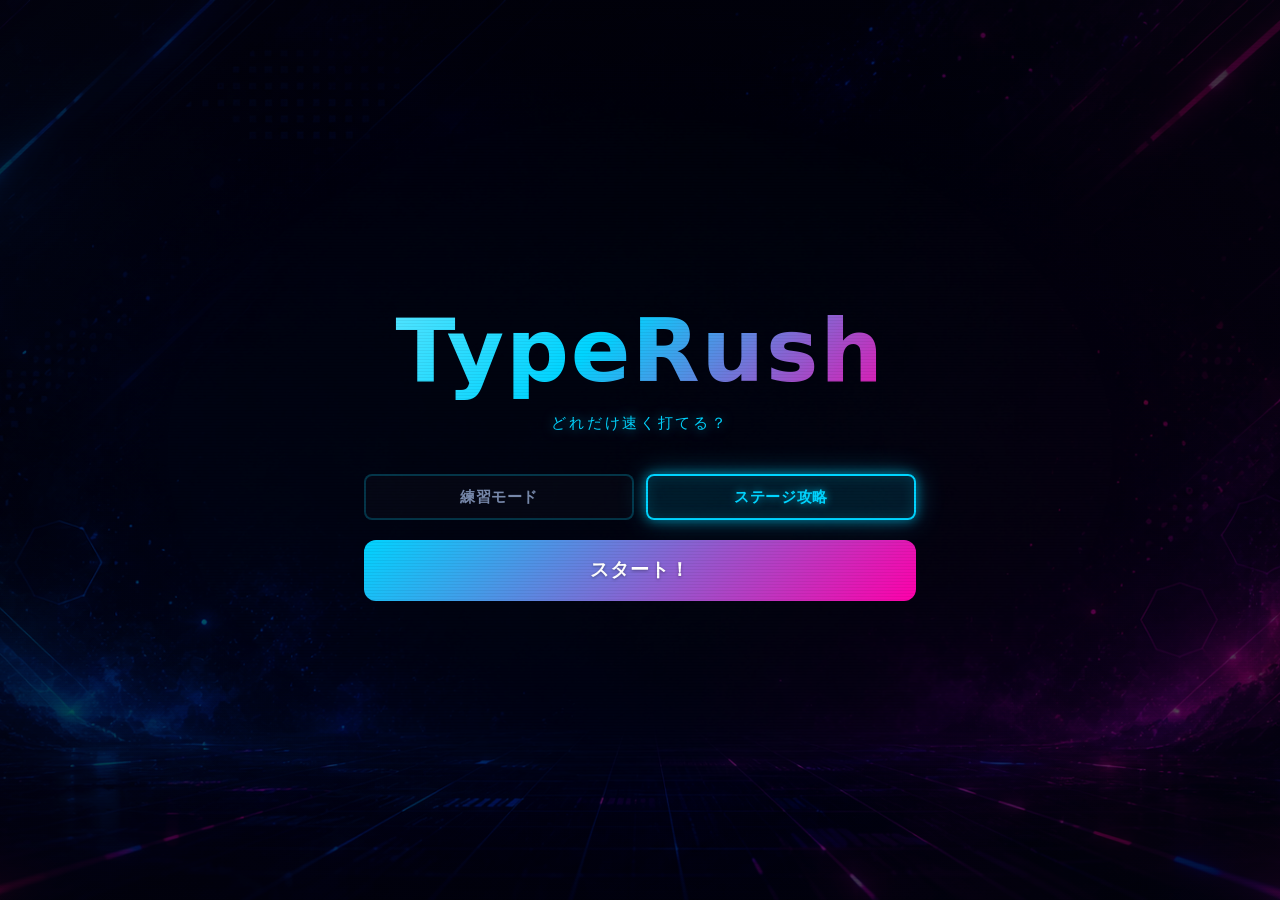
<file: index.html>
<!DOCTYPE html>
<html lang="ja">
<head>
  <meta http-equiv="Cache-Control" content="no-cache, no-store, must-revalidate">
  <meta http-equiv="Pragma" content="no-cache">
  <meta http-equiv="Expires" content="0">
  <meta charset="UTF-8">
  <meta name="viewport" content="width=device-width, initial-scale=1.0">
  <title>TypeRush - タイピングゲーム</title>
  <link rel="stylesheet" href="style.css">
</head>
<body>
  <main class="container">

    <!-- スタート画面 -->
    <section id="screen-start" class="screen active">
      <header class="start-header">
        <h1 class="title">TypeRush</h1>
        <p class="subtitle">どれだけ速く打てる？</p>
      </header>

      <div class="gametype-selector">
        <button class="gametype-btn" data-type="normal">練習モード</button>
        <button class="gametype-btn active" data-type="battle">ステージ攻略</button>
      </div>

      <div class="mode-selector" style="display:none">
        <h2 class="mode-label">モードを選択</h2>
        <div class="mode-buttons">
          <button class="mode-btn active" data-mode="rookie">Rookie</button>
          <button class="mode-btn" data-mode="fighter">Fighter</button>
          <button class="mode-btn" data-mode="veteran">Veteran</button>
          <button class="mode-btn" data-mode="elite">Elite</button>
          <button class="mode-btn" data-mode="legend">Legend</button>
        </div>
        <p class="mode-description" id="mode-description">やさしい文でウォームアップ！</p>
      </div>

      <button class="primary-btn" id="start-btn">スタート！</button>
    </section>

    <!-- ゲーム画面 -->
    <section id="screen-game" class="screen">
      <div class="game-header">
        <div class="stat-box" id="score-box">
          <span class="stat-label">SCORE</span>
          <span class="stat-value" id="score-value">0</span>
        </div>
        <div class="stage-indicator" id="stage-indicator" style="display:none">
          STAGE <span id="stage-value">1</span>
          <span class="diff-level-label"> / Lv.<span id="diff-level-value">1</span></span>
        </div>
        <button class="sound-btn" id="sound-btn">🔊</button>
        <button class="pause-btn" id="pause-btn">II</button>
      </div>

      <div class="hp-area" id="hp-area" style="display:none">
        <div class="hp-row">
          <span class="hp-label">敵</span>
          <div class="hp-bar-wrap"><div class="hp-bar hp-bar-enemy" id="enemy-hp-bar"></div></div>
          <span class="hp-value" id="enemy-hp-value">100</span>
        </div>
        <div class="hp-row">
          <span class="hp-label">自分</span>
          <div class="hp-bar-wrap"><div class="hp-bar hp-bar-player" id="player-hp-bar"></div></div>
          <span class="hp-value" id="player-hp-value">100</span>
        </div>
      </div>

      <div class="battle-extras" id="battle-extras" style="display:none">
        <div class="combo-row">
          <span class="combo-display" id="combo-display"></span>
        </div>
      </div>

      <div class="enemy-area" id="enemy-area" style="display:none">
        <div id="enemy-emoji">👾</div>
        <div id="enemy-name" class="enemy-name"></div>
      </div>

      <div class="center-content">
        <div class="word-area">
          <p class="current-word-ja" id="current-word-ja"></p>
          <p class="current-word" id="current-word"></p>
        </div>

        <div class="timer-bar-wrap">
          <div class="timer-bar" id="timer-bar"></div>
        </div>


      </div>

      <div class="input-area">
        <input
          type="text"
          id="typing-input"
          class="typing-input"
          inputmode="url"
          autocomplete="off"
          autocorrect="off"
          autocapitalize="off"
          spellcheck="false"
          placeholder="ここに入力..."
        >
      </div>
    </section>

    <!-- ポーズ画面 -->
    <section id="screen-pause" class="screen">
      <div class="pause-content">
        <h2 class="pause-title">一時停止</h2>
        <div class="pause-buttons">
          <button class="primary-btn" id="resume-btn">再開</button>
          <button class="secondary-btn" id="retry-btn">やり直し</button>
          <button class="secondary-btn" id="home-btn">ホームに戻る</button>
        </div>
      </div>
    </section>

    <!-- 結果画面 -->
    <section id="screen-result" class="screen">
      <div class="result-content">
        <h2 class="result-title">ゲーム終了！</h2>
        <div class="final-score">
          <span class="final-score-label">最終スコア</span>
          <span class="final-score-value" id="final-score-value">0</span>
          <span class="final-score-unit">語</span>
        </div>
        <div class="result-stats" id="result-stats"></div>
        <p class="result-message" id="result-message"></p>
        <p class="best-score-info" id="best-score-info"></p>
        <div class="battle-result" id="battle-result" style="display:none">
          <p class="reached-stage-info" id="reached-stage-info"></p>
          <p class="best-stage-info" id="best-stage-info"></p>
          <p class="battle-hp-summary" id="battle-hp-summary"></p>
        </div>
        <button class="primary-btn" id="restart-btn">もう一度遊ぶ</button>
      </div>
    </section>

  </main>

  <!-- カウントダウンオーバーレイ -->
  <div id="countdown-overlay" style="display:none">
    <span id="countdown-text"></span>
  </div>

  <!-- バトル演出オーバーレイ -->
  <div id="battle-flash"></div>
  <div id="battle-end-overlay" style="display:none">
    <span id="battle-end-text"></span>
  </div>

  <!-- データ定義は script.js より先に読み込む（順序を変えないこと） -->
  <script src="words.js"></script>
  <script src="enemies.js"></script>
  <script src="script.js"></script>
</body>
</html>
</file>
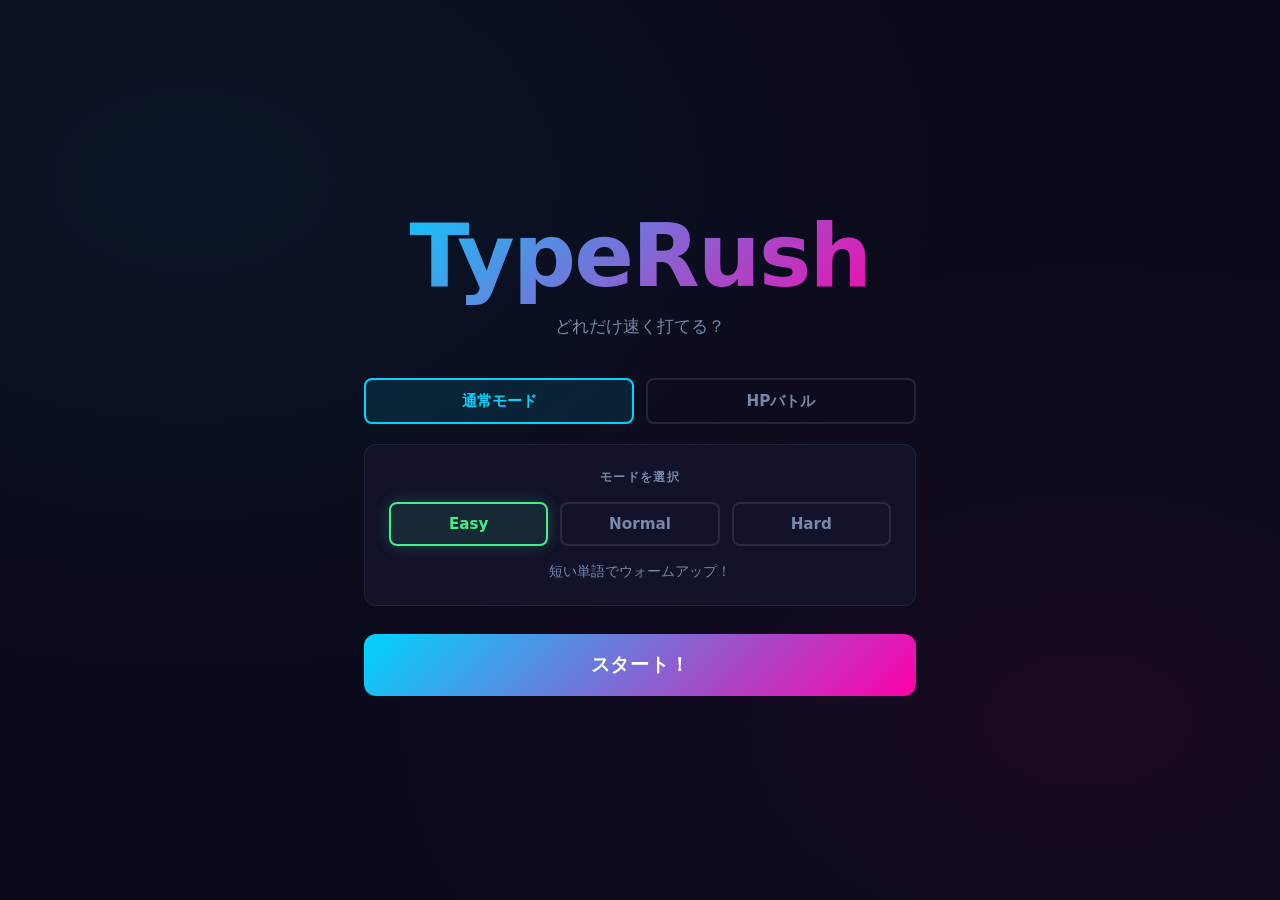
<file: backup_20260506_153842/index.html>
<!DOCTYPE html>
<html lang="ja">
<head>
  <meta http-equiv="Cache-Control" content="no-cache, no-store, must-revalidate">
  <meta http-equiv="Pragma" content="no-cache">
  <meta http-equiv="Expires" content="0">
  <meta charset="UTF-8">
  <meta name="viewport" content="width=device-width, initial-scale=1.0">
  <title>TypeRush - タイピングゲーム</title>
  <link rel="stylesheet" href="style.css">
</head>
<body>
  <main class="container">

    <!-- スタート画面 -->
    <section id="screen-start" class="screen active">
      <header class="start-header">
        <h1 class="title">TypeRush</h1>
        <p class="subtitle">どれだけ速く打てる？</p>
      </header>

      <div class="gametype-selector">
        <button class="gametype-btn active" data-type="normal">通常モード</button>
        <button class="gametype-btn" data-type="battle">HPバトル</button>
      </div>

      <div class="level-selector" id="level-selector" style="display:none">
        <div class="level-selector-header">
          <span class="mode-label" style="margin-bottom:0">レベルを選択</span>
          <span class="level-progress-text" id="level-progress"></span>
        </div>
        <div class="level-list" id="level-list"></div>
      </div>

      <div class="mode-selector">
        <h2 class="mode-label">モードを選択</h2>
        <div class="mode-buttons">
          <button class="mode-btn active" data-mode="easy">Easy</button>
          <button class="mode-btn" data-mode="normal">Normal</button>
          <button class="mode-btn" data-mode="hard">Hard</button>
        </div>
        <p class="mode-description" id="mode-description">短い単語でウォームアップ！</p>
      </div>

      <button class="primary-btn" id="start-btn">スタート！</button>
    </section>

    <!-- ゲーム画面 -->
    <section id="screen-game" class="screen">
      <div class="game-header">
        <div class="stat-box">
          <span class="stat-label">TIME</span>
          <span class="stat-value" id="timer-value">30</span>
        </div>
        <div class="stat-box">
          <span class="stat-label">SCORE</span>
          <span class="stat-value" id="score-value">0</span>
        </div>
        <button class="pause-btn" id="pause-btn">II</button>
      </div>

      <div class="hp-area" id="hp-area" style="display:none">
        <div class="hp-row">
          <span class="hp-label">あなた</span>
          <div class="hp-bar-wrap"><div class="hp-bar hp-bar-player" id="player-hp-bar"></div></div>
          <span class="hp-value" id="player-hp-value">100</span>
        </div>
        <div class="hp-row">
          <span class="hp-label" id="enemy-hp-label">てき</span>
          <div class="hp-bar-wrap"><div class="hp-bar hp-bar-enemy" id="enemy-hp-bar"></div></div>
          <span class="hp-value" id="enemy-hp-value">100</span>
        </div>
      </div>

      <div class="battle-extras" id="battle-extras" style="display:none">
        <div class="combo-row">
          <span class="combo-display" id="combo-display"></span>
        </div>
        <div class="special-row">
          <span class="special-label">必殺</span>
          <div class="special-gauge-wrap">
            <div class="special-gauge-bar" id="special-gauge-bar"></div>
          </div>
          <button class="special-btn" id="special-btn" disabled>必殺技！</button>
        </div>
      </div>

      <div class="enemy-area" id="enemy-area" style="display:none">👾</div>

      <div class="word-area">
        <p class="current-word-ja" id="current-word-ja"></p>
        <p class="current-word" id="current-word"></p>
      </div>

      <div class="input-area">
        <input
          type="text"
          id="typing-input"
          class="typing-input"
          inputmode="url"
          autocomplete="off"
          autocorrect="off"
          autocapitalize="off"
          spellcheck="false"
          placeholder="ここに入力..."
        >
      </div>
    </section>

    <!-- ポーズ画面 -->
    <section id="screen-pause" class="screen">
      <div class="pause-content">
        <h2 class="pause-title">一時停止</h2>
        <div class="pause-buttons">
          <button class="primary-btn" id="resume-btn">再開</button>
          <button class="secondary-btn" id="retry-btn">やり直し</button>
          <button class="secondary-btn" id="home-btn">ホームに戻る</button>
        </div>
      </div>
    </section>

    <!-- 結果画面 -->
    <section id="screen-result" class="screen">
      <div class="result-content">
        <h2 class="result-title">ゲーム終了！</h2>
        <div class="final-score">
          <span class="final-score-label">最終スコア</span>
          <span class="final-score-value" id="final-score-value">0</span>
          <span class="final-score-unit">語</span>
        </div>
        <p class="result-message" id="result-message"></p>
        <div class="battle-result" id="battle-result" style="display:none">
          <p class="level-clear-msg" id="level-clear-msg" style="display:none"></p>
          <p class="battle-enemy-info" id="battle-enemy-info"></p>
          <p class="battle-outcome" id="battle-outcome"></p>
          <p class="battle-hp-summary" id="battle-hp-summary"></p>
        </div>
        <button class="primary-btn" id="restart-btn">もう一度遊ぶ</button>
      </div>
    </section>

  </main>

  <!-- バトル演出オーバーレイ -->
  <div id="battle-flash"></div>
  <div id="special-flash"></div>
  <div id="phase2-msg" class="phase2-msg" style="display:none"></div>
  <div id="battle-end-overlay" style="display:none">
    <span id="battle-end-text"></span>
  </div>

  <script src="script.js"></script>
</body>
</html>
</file>
<file: style.css>
/* ================================
   Reset & Variables
================================ */
*, *::before, *::after {
  box-sizing: border-box;
  margin: 0;
  padding: 0;
}

:root {
  --bg: #0a0a1a;
  --surface: #12122a;
  --primary: #00d4ff;
  --secondary: #ff00aa;
  --accent: #ffcc00;
  --easy: #44ee88;
  --normal: #ffcc00;
  --hard: #ff4466;
  --text: #ffffff;
  --text-dim: #7788aa;
  --font: 'Segoe UI', system-ui, sans-serif;
  --mono: 'Consolas', 'Courier New', monospace;
  --radius: 0.75rem;
  /* ネオン発光（アーケード調）— box-shadow / text-shadow で使い回す */
  --glow-cyan: 0 0 12px rgba(0, 212, 255, 0.55), 0 0 28px rgba(0, 212, 255, 0.30);
  --glow-pink: 0 0 12px rgba(255, 0, 170, 0.55), 0 0 28px rgba(255, 0, 170, 0.30);
  --glow-gold: 0 0 12px rgba(255, 204, 0, 0.55), 0 0 26px rgba(255, 204, 0, 0.30);
}

/* ================================
   Base
================================ */
body {
  background-color: var(--bg);
  background-image: url('assets/background.png');
  background-size: cover;
  background-position: center;
  background-attachment: fixed;
  color: var(--text);
  font-family: var(--font);
  min-height: 100vh;
  display: flex;
  align-items: center;
  justify-content: center;
}

body::before {
  content: '';
  position: fixed;
  inset: 0;
  background: rgba(0, 0, 0, 0.58);
  pointer-events: none;
  z-index: 0;
}

/* アーケードCRT: 横スキャンライン + 周辺減光（ビネット）。クリックは透過 */
body::after {
  content: '';
  position: fixed;
  inset: 0;
  pointer-events: none;
  z-index: 2;
  background:
    repeating-linear-gradient(
      to bottom,
      rgba(0, 0, 0, 0)    0px,
      rgba(0, 0, 0, 0)    2px,
      rgba(0, 0, 0, 0.10) 3px
    ),
    radial-gradient(ellipse at center, rgba(0, 0, 0, 0) 52%, rgba(3, 3, 14, 0.55) 100%);
  background-size: 100% 3px, 100% 100%;
}

.container {
  width: 100%;
  max-width: 600px;
  padding: 1.5rem;
  position: relative;
  z-index: 1;
}

/* ================================
   Screen Transitions
================================ */
.screen {
  display: none;
  animation: fadeIn 0.35s ease;
}

.screen.active {
  display: block;
}

@keyframes fadeIn {
  from { opacity: 0; transform: translateY(12px); }
  to   { opacity: 1; transform: translateY(0); }
}

/* ================================
   Start Screen
================================ */
.start-header {
  text-align: center;
  margin-bottom: 2.5rem;
}

.title {
  font-size: clamp(3rem, 12vw, 5.5rem);
  font-weight: 900;
  letter-spacing: 0.02em;
  background: linear-gradient(135deg, #5fe6ff, var(--primary) 42%, var(--secondary));
  -webkit-background-clip: text;
  -webkit-text-fill-color: transparent;
  background-clip: text;
  animation: titleGlow 2.6s ease-in-out infinite;
}

@keyframes titleGlow {
  0%, 100% {
    filter: drop-shadow(0 0 14px rgba(0, 212, 255, 0.45))
            drop-shadow(0 0 26px rgba(255, 0, 170, 0.30));
  }
  50% {
    filter: drop-shadow(0 0 26px rgba(0, 212, 255, 0.75))
            drop-shadow(0 0 46px rgba(255, 0, 170, 0.55))
            brightness(1.12);
  }
}

.subtitle {
  color: var(--primary);
  font-size: 0.95rem;
  margin-top: 0.7rem;
  letter-spacing: 0.18em;
  text-shadow: var(--glow-cyan);
}

/* Game Type Selector */
.gametype-selector {
  display: flex;
  gap: 0.75rem;
  margin-bottom: 1.25rem;
}

.gametype-btn {
  flex: 1;
  padding: 0.65rem 0.5rem;
  background: rgba(255, 255, 255, 0.02);
  border: 2px solid rgba(0, 212, 255, 0.22);
  border-radius: 0.5rem;
  color: var(--text-dim);
  font-family: var(--font);
  font-size: 0.95rem;
  font-weight: 700;
  letter-spacing: 0.04em;
  cursor: pointer;
  transition: border-color 0.2s, color 0.2s, background 0.2s, box-shadow 0.2s, text-shadow 0.2s;
}

.gametype-btn:hover {
  color: var(--text);
  border-color: var(--primary);
  box-shadow: var(--glow-cyan);
}

.gametype-btn.active {
  border-color: var(--primary);
  color: var(--primary);
  background: rgba(0, 212, 255, 0.12);
  box-shadow: var(--glow-cyan), inset 0 0 14px rgba(0, 212, 255, 0.15);
  text-shadow: 0 0 8px rgba(0, 212, 255, 0.7);
}


/* Mode Selector */
.mode-selector {
  background: rgba(18, 18, 42, 0.6);
  border: 1px solid rgba(0, 212, 255, 0.18);
  border-radius: var(--radius);
  padding: 1.5rem;
  margin-bottom: 1.75rem;
  box-shadow: inset 0 0 20px rgba(0, 212, 255, 0.06);
  backdrop-filter: blur(4px);
}

.mode-label {
  font-size: 0.75rem;
  font-weight: 700;
  text-transform: uppercase;
  letter-spacing: 0.12em;
  color: var(--text-dim);
  text-align: center;
  margin-bottom: 1rem;
}

.mode-buttons {
  display: flex;
  flex-wrap: wrap;
  gap: 0.6rem;
  margin-bottom: 1rem;
  justify-content: center;
}

.mode-btn {
  flex: 1;
  padding: 0.7rem 0.5rem;
  background: transparent;
  border: 2px solid rgba(255, 255, 255, 0.1);
  border-radius: 0.5rem;
  color: var(--text-dim);
  font-family: var(--font);
  font-size: 0.95rem;
  font-weight: 700;
  cursor: pointer;
  transition: border-color 0.2s, color 0.2s, background 0.2s, box-shadow 0.2s;
}

.mode-btn:hover {
  border-color: var(--primary);
  color: var(--primary);
  box-shadow: var(--glow-cyan);
}

.mode-btn.active[data-mode="rookie"] {
  border-color: var(--easy);
  color: var(--easy);
  background: rgba(68, 238, 136, 0.12);
  box-shadow: 0 0 18px rgba(68, 238, 136, 0.55), inset 0 0 12px rgba(68, 238, 136, 0.15);
  text-shadow: 0 0 8px rgba(68, 238, 136, 0.7);
}

.mode-btn.active[data-mode="fighter"] {
  border-color: var(--primary);
  color: var(--primary);
  background: rgba(0, 212, 255, 0.12);
  box-shadow: 0 0 18px rgba(0, 212, 255, 0.55), inset 0 0 12px rgba(0, 212, 255, 0.15);
  text-shadow: 0 0 8px rgba(0, 212, 255, 0.7);
}

.mode-btn.active[data-mode="veteran"] {
  border-color: var(--normal);
  color: var(--normal);
  background: rgba(255, 204, 0, 0.12);
  box-shadow: 0 0 18px rgba(255, 204, 0, 0.55), inset 0 0 12px rgba(255, 204, 0, 0.15);
  text-shadow: 0 0 8px rgba(255, 204, 0, 0.7);
}

.mode-btn.active[data-mode="elite"] {
  border-color: var(--secondary);
  color: var(--secondary);
  background: rgba(255, 0, 170, 0.12);
  box-shadow: 0 0 18px rgba(255, 0, 170, 0.55), inset 0 0 12px rgba(255, 0, 170, 0.15);
  text-shadow: 0 0 8px rgba(255, 0, 170, 0.7);
}

.mode-btn.active[data-mode="legend"] {
  border-color: var(--hard);
  color: var(--hard);
  background: rgba(255, 68, 102, 0.12);
  box-shadow: 0 0 18px rgba(255, 68, 102, 0.55), inset 0 0 12px rgba(255, 68, 102, 0.15);
  text-shadow: 0 0 8px rgba(255, 68, 102, 0.7);
}

.mode-description {
  text-align: center;
  color: var(--text-dim);
  font-size: 0.9rem;
  min-height: 1.3em;
  transition: opacity 0.2s;
}

/* Primary Button (shared by Start and Restart) */
.primary-btn {
  display: block;
  width: 100%;
  padding: 1.1rem;
  background: linear-gradient(135deg, var(--primary), var(--secondary));
  border: none;
  border-radius: var(--radius);
  color: #fff;
  font-family: var(--font);
  font-size: 1.2rem;
  font-weight: 800;
  letter-spacing: 0.06em;
  text-shadow: 0 1px 3px rgba(0, 0, 0, 0.35);
  cursor: pointer;
  transition: transform 0.15s ease, box-shadow 0.15s ease;
  animation: btnPulse 2.2s ease-in-out infinite;
}

@keyframes btnPulse {
  0%, 100% { box-shadow: 0 0 18px rgba(0, 212, 255, 0.35), 0 0 38px rgba(255, 0, 170, 0.22); }
  50%      { box-shadow: 0 0 30px rgba(0, 212, 255, 0.6),  0 0 64px rgba(255, 0, 170, 0.42); }
}

.primary-btn:hover {
  transform: translateY(-2px) scale(1.012);
  box-shadow: 0 0 34px rgba(0, 212, 255, 0.7), 0 0 70px rgba(255, 0, 170, 0.45);
  animation: none;
}

.primary-btn:active {
  transform: translateY(0) scale(0.995);
  box-shadow: 0 0 16px rgba(0, 212, 255, 0.45);
  animation: none;
}

/* ================================
   Game Screen
================================ */

/* タイマーバー（カード底面に一体化） */
.timer-bar-wrap {
  width: 100%;
  height: 8px;
  background: rgba(0, 0, 0, 0.4);
  border-radius: 0 0 1.25rem 1.25rem;
  overflow: hidden;
}

.timer-bar {
  height: 100%;
  width: 100%;
  background: var(--primary);
  border-radius: 0;
  box-shadow: inset 0 1px 0 rgba(255, 255, 255, 0.4), inset 0 -2px 4px rgba(0, 0, 0, 0.25);
}

.timer-bar.warning {
  background: var(--hard);
}

.timer-bar-wrap:has(.timer-bar.warning) {
  animation: timerFlash 0.5s ease-in-out infinite alternate;
}

/* ゲーム画面 */
#screen-game.active {
  position: relative;
  min-height: calc(100vh - 3rem);
}

.game-header {
  display: flex;
  justify-content: space-between;
  gap: 1rem;
  margin-bottom: 1.5rem;
  flex-shrink: 0;
}

.sound-btn {
  align-self: center;
  padding: 0.4rem 0.6rem;
  background: transparent;
  border: 2px solid rgba(255, 255, 255, 0.15);
  border-radius: 0.5rem;
  font-size: 1.1rem;
  line-height: 1;
  cursor: pointer;
  transition: border-color 0.2s, opacity 0.2s;
  opacity: 0.6;
}

.sound-btn:hover { border-color: var(--primary); opacity: 1; box-shadow: var(--glow-cyan); }
.sound-btn.muted  { opacity: 0.35; }

.pause-btn {
  align-self: center;
  padding: 0.5rem 0.75rem;
  background: transparent;
  border: 2px solid rgba(255, 255, 255, 0.15);
  border-radius: 0.5rem;
  color: var(--text-dim);
  font-size: 1rem;
  font-weight: 900;
  letter-spacing: 0.1em;
  cursor: pointer;
  transition: border-color 0.2s, color 0.2s;
}

.pause-btn:hover {
  border-color: var(--primary);
  color: var(--primary);
  box-shadow: var(--glow-cyan);
}

.stat-box {
  flex: 1;
  display: flex;
  flex-direction: column;
  align-items: center;
  background: rgba(18, 18, 42, 0.6);
  border: 1px solid rgba(0, 212, 255, 0.2);
  border-radius: var(--radius);
  padding: 0.75rem 1rem;
  box-shadow: inset 0 0 16px rgba(0, 212, 255, 0.06);
}

.stat-label {
  font-size: 0.7rem;
  font-weight: 700;
  text-transform: uppercase;
  letter-spacing: 0.14em;
  color: var(--text-dim);
  margin-bottom: 0.2rem;
}

.stat-value {
  font-family: var(--mono);
  font-size: 2.75rem;
  font-weight: 900;
  line-height: 1;
}

@keyframes timerFlash {
  from { opacity: 1; }
  to   { opacity: 0.35; }
}

#score-value {
  color: var(--accent);
  text-shadow: var(--glow-gold);
}

/* お題エリア（画面下寄りに絶対配置） */
.center-content {
  position: absolute;
  top: 70%;
  left: 0;
  right: 0;
  transform: translateY(-50%);
  display: flex;
  flex-direction: column;
  align-items: center;
  gap: 0;
}

.stage-indicator {
  font-size: 0.85rem;
  font-weight: 900;
  letter-spacing: 0.12em;
  color: var(--primary);
  align-self: center;
  margin-left: auto;
  padding: 0.35rem 0.75rem;
  border: 1.5px solid rgba(0, 212, 255, 0.4);
  border-radius: 0.5rem;
  background: rgba(0, 212, 255, 0.08);
  box-shadow: var(--glow-cyan), inset 0 0 10px rgba(0, 212, 255, 0.1);
  text-shadow: 0 0 8px rgba(0, 212, 255, 0.7);
}

/* Word Display — カード型お題エリア */
.word-area {
  display: flex;
  flex-direction: column;
  align-items: center;
  justify-content: center;
  gap: 0.75rem;
  width: 100%;
  background: rgba(12, 12, 30, 0.78);
  border: 1.5px solid rgba(0, 212, 255, 0.4);
  border-bottom: none;
  border-radius: 1.25rem 1.25rem 0 0;
  padding: 1.5rem 1.5rem 1.25rem;
  box-shadow: 0 6px 36px rgba(0, 0, 0, 0.55), 0 0 24px rgba(0, 212, 255, 0.18), inset 0 1px 0 rgba(255, 255, 255, 0.1);
  backdrop-filter: blur(8px);
  animation: cardGlow 2.8s ease-in-out infinite;
}

@keyframes cardGlow {
  0%, 100% {
    border-color: rgba(0, 212, 255, 0.32);
    box-shadow: 0 6px 36px rgba(0, 0, 0, 0.55), 0 0 20px rgba(0, 212, 255, 0.14), inset 0 1px 0 rgba(255, 255, 255, 0.1);
  }
  50% {
    border-color: rgba(0, 212, 255, 0.6);
    box-shadow: 0 6px 36px rgba(0, 0, 0, 0.55), 0 0 36px rgba(0, 212, 255, 0.36), inset 0 1px 0 rgba(255, 255, 255, 0.12);
  }
}

/* ふりがな（最小） */
.current-word-ja ruby rt {
  font-size: 0.42em;
  color: var(--text-dim);
}

/* 漢字・日本語（最大） */
.current-word-ja {
  font-family: var(--font);
  font-size: clamp(1.6rem, 5vw, 2.4rem);
  font-weight: 700;
  color: var(--text);
  white-space: normal;
  overflow: visible;
  text-overflow: unset;
  max-width: 100%;
  text-align: center;
  line-height: 1.9;
  text-shadow: 0 2px 12px rgba(0, 0, 0, 0.5);
}

/* ローマ字（中くらい） */
.current-word {
  font-family: var(--mono);
  font-size: clamp(1rem, 2.8vw, 1.4rem);
  font-weight: 700;
  letter-spacing: 0.05em;
  color: var(--primary);
  white-space: normal;
  word-break: break-all;
  text-align: center;
  width: 100%;
  border-top: 1px solid rgba(255, 255, 255, 0.07);
  padding-top: 0.6rem;
  text-shadow: 0 0 8px rgba(0, 212, 255, 0.35);
}

.char-correct { color: var(--easy); text-shadow: 0 0 10px rgba(68, 238, 136, 0.85); }
.char-wrong   { color: var(--hard); text-shadow: 0 0 10px rgba(255, 68, 102, 0.9); }
.char-pending { color: rgba(200, 215, 235, 0.78); }

.current-word.anim-correct {
  animation: correctPop 0.28s ease forwards;
}

.current-word.anim-appear {
  animation: wordAppear 0.22s ease forwards;
}

@keyframes correctPop {
  0%   { transform: scale(1);    color: var(--easy); text-shadow: 0 0 10px rgba(68, 238, 136, 0.6); }
  45%  { transform: scale(1.22); color: #b6ffd2; text-shadow: 0 0 22px rgba(68, 238, 136, 1), 0 0 42px rgba(68, 238, 136, 0.7); }
  100% { transform: scale(1);    color: var(--easy); text-shadow: 0 0 10px rgba(68, 238, 136, 0.6); }
}

@keyframes wordAppear {
  from { opacity: 0; transform: translateY(-8px) scale(0.92); }
  to   { opacity: 1; transform: translateY(0)    scale(1); }
}

/* Typing Input */
.input-area {
  height: 0;
  overflow: hidden;
}

.typing-input {
  display: block;
  width: 100%;
  padding: 1rem 1.25rem;
  background: var(--surface);
  border: 2px solid rgba(255, 255, 255, 0.1);
  border-radius: var(--radius);
  color: var(--text);
  font-family: var(--mono);
  font-size: 1.5rem;
  text-align: center;
  outline: none;
  transition: border-color 0.2s, box-shadow 0.2s;
  ime-mode: inactive; /* 日本語IMEをデフォルト無効化 (非推奨だが主要ブラウザで有効) */
}

.typing-input:focus {
  border-color: var(--primary);
  box-shadow: 0 0 0 3px rgba(0, 212, 255, 0.15);
}

.typing-input.input-error {
  border-color: var(--hard);
  box-shadow: 0 0 0 3px rgba(255, 68, 102, 0.15);
}

.typing-input:disabled {
  opacity: 0.35;
  cursor: not-allowed;
}

/* ================================
   Result Screen
================================ */
.result-content {
  text-align: center;
  padding: 1.5rem 0;
}

.result-title {
  font-size: 2rem;
  font-weight: 900;
  background: linear-gradient(135deg, #5fe6ff, var(--primary) 42%, var(--secondary));
  -webkit-background-clip: text;
  -webkit-text-fill-color: transparent;
  background-clip: text;
  margin-bottom: 2rem;
  filter: drop-shadow(0 0 16px rgba(0, 212, 255, 0.5)) drop-shadow(0 0 30px rgba(255, 0, 170, 0.35));
}

.final-score {
  display: flex;
  flex-direction: column;
  align-items: center;
  margin-bottom: 1.25rem;
}

.final-score-label {
  font-size: 0.78rem;
  font-weight: 700;
  text-transform: uppercase;
  letter-spacing: 0.12em;
  color: var(--text-dim);
  margin-bottom: 0.4rem;
}

.final-score-value {
  font-family: var(--mono);
  font-size: clamp(4rem, 18vw, 6.5rem);
  font-weight: 900;
  color: var(--accent);
  line-height: 1;
  text-shadow: var(--glow-gold), 0 0 52px rgba(255, 204, 0, 0.4);
  animation: scorePopIn 0.5s cubic-bezier(0.34, 1.56, 0.64, 1);
}

@keyframes scorePopIn {
  from { transform: scale(0.3); opacity: 0; }
  to   { transform: scale(1);   opacity: 1; }
}

.final-score-unit {
  font-size: 1.4rem;
  color: var(--text-dim);
  margin-top: 0.2rem;
}

.result-message {
  font-size: 1.1rem;
  color: var(--text-dim);
  margin-bottom: 0.5rem;
  min-height: 1.5em;
}

.best-score-info {
  font-size: 1rem;
  color: var(--accent);
  margin-bottom: 2rem;
  min-height: 1.5em;
  text-shadow: var(--glow-gold);
}

.result-stats {
  display: flex;
  gap: 1rem;
  justify-content: center;
  flex-wrap: wrap;
  margin-bottom: 1rem;
}

.stat-pill {
  background: rgba(0, 212, 255, 0.06);
  border: 1px solid rgba(0, 212, 255, 0.3);
  border-radius: 2rem;
  padding: 0.35rem 1rem;
  font-size: 0.95rem;
  color: var(--text);
  box-shadow: inset 0 0 12px rgba(0, 212, 255, 0.08), 0 0 10px rgba(0, 212, 255, 0.15);
}

/* Result screen の primary-btn は幅を auto に */
#screen-result .primary-btn {
  width: auto;
  display: inline-block;
  padding: 1rem 3rem;
}

/* ================================
   HP Battle
================================ */
.hp-area {
  margin-bottom: 1.25rem;
  display: flex;
  flex-direction: column;
  gap: 0.5rem;
}

.hp-row {
  display: flex;
  align-items: center;
  gap: 0.6rem;
}

.hp-label {
  font-size: 0.75rem;
  font-weight: 700;
  color: var(--text-dim);
  width: 3rem;
  text-align: right;
  flex-shrink: 0;
}

.hp-bar-wrap {
  flex: 1;
  height: 14px;
  background: rgba(0, 0, 0, 0.45);
  border: 1px solid rgba(255, 255, 255, 0.12);
  border-radius: 7px;
  overflow: hidden;
  position: relative;
}

/* セグメント風の区切り線（アーケードのパワーバー調）。バーの上に重ねる */
.hp-bar-wrap::after {
  content: '';
  position: absolute;
  inset: 0;
  pointer-events: none;
  background: repeating-linear-gradient(
    to right,
    rgba(0, 0, 0, 0)    0,
    rgba(0, 0, 0, 0)    9px,
    rgba(0, 0, 0, 0.45) 9px,
    rgba(0, 0, 0, 0.45) 11px
  );
}

/* バーの色に応じた外側グロー（:has で wrap 側に出す。overflow:hidden でも自身の影は出る） */
.hp-bar-wrap:has(.hp-bar-player) { box-shadow: 0 0 10px rgba(68, 238, 136, 0.45); }
.hp-bar-wrap:has(.hp-bar-enemy)  { box-shadow: 0 0 10px rgba(255, 68, 102, 0.45); }

.hp-bar {
  height: 100%;
  border-radius: 6px;
  transition: width 0.2s ease;
  box-shadow: inset 0 1px 0 rgba(255, 255, 255, 0.45), inset 0 -3px 5px rgba(0, 0, 0, 0.25);
}

.hp-bar-player { background: linear-gradient(180deg, #7dffb5, var(--easy) 55%, #28b863); }
.hp-bar-enemy  { background: linear-gradient(180deg, #ff8298, var(--hard) 55%, #d22748); }

.hp-value {
  font-family: var(--mono);
  font-size: 0.85rem;
  font-weight: 700;
  color: var(--text);
  width: 2.2rem;
  text-align: right;
  flex-shrink: 0;
  text-shadow: 0 0 6px rgba(255, 255, 255, 0.3);
}

.battle-result {
  margin-bottom: 1.5rem;
}

.reached-stage-info {
  font-size: 1.6rem;
  font-weight: 900;
  color: var(--accent);
  margin-bottom: 0.3rem;
  text-shadow: var(--glow-gold);
}

.best-stage-info {
  font-size: 0.9rem;
  color: var(--text-dim);
  margin-bottom: 0.4rem;
}

.battle-hp-summary {
  font-size: 0.9rem;
  color: var(--text-dim);
}

/* Combo Display */
.battle-extras {
  margin-bottom: 0.75rem;
  display: flex;
  flex-direction: column;
  gap: 0.4rem;
}

.combo-row {
  text-align: center;
  min-height: 1.4rem;
}

.combo-display {
  font-family: var(--mono);
  font-size: 1.1rem;
  font-weight: 900;
  color: var(--accent);
  letter-spacing: 0.05em;
  display: inline-block;
  text-shadow: var(--glow-gold);
}

.combo-display.anim-combo-pop {
  animation: comboPop 0.3s ease;
}

@keyframes comboPop {
  0%   { transform: scale(1); }
  40%  { transform: scale(1.45); }
  100% { transform: scale(1); }
}

/* コンボ昇格（5連=ホット / 10連=ブレイズ） */
.combo-display.combo-hot {
  color: #ff8a00;
  text-shadow: 0 0 14px rgba(255, 138, 0, 0.9);
  font-size: 1.3rem;
}

.combo-display.combo-blaze {
  color: #ff3355;
  text-shadow: 0 0 18px rgba(255, 51, 85, 1), 0 0 34px rgba(255, 51, 85, 0.6);
  font-size: 1.5rem;
}



/* Enemy Character */
.enemy-area {
  text-align: center;
  margin-bottom: 0.5rem;
}

#enemy-emoji {
  font-size: 5rem;
  line-height: 1;
}

.enemy-name {
  font-size: 0.85rem;
  font-weight: 700;
  color: var(--text-dim);
  margin-top: 0.2rem;
}

.enemy-area.anim-enemy-hit {
  animation: enemyShake 0.35s ease;
}

@keyframes enemyShake {
  0%,100% { transform: translateX(0) rotate(0deg); }
  20%      { transform: translateX(-12px) rotate(-6deg); }
  40%      { transform: translateX(12px) rotate(6deg); }
  60%      { transform: translateX(-8px) rotate(-3deg); }
  80%      { transform: translateX(8px) rotate(3deg); }
}

.enemy-area.anim-enemy-defeat {
  animation: enemyDefeat 0.85s ease-out forwards;
}

@keyframes enemyDefeat {
  0%   { transform: translateX(0);    opacity: 1; }
  15%  { transform: translateX(-10px); opacity: 1; }
  30%  { transform: translateX(10px);  opacity: 1; }
  45%  { transform: translateX(-8px);  opacity: 0.75; }
  60%  { transform: translateX(6px);   opacity: 0.5; }
  80%  { transform: translateX(-4px);  opacity: 0.2; }
  100% { transform: translateX(0);    opacity: 0; }
}

.enemy-area.anim-enemy-appear {
  animation: enemyAppear 0.55s ease-out forwards;
}

@keyframes enemyAppear {
  0%   { opacity: 0; transform: translateY(-18px); }
  60%  { opacity: 1; transform: translateY(4px); }
  100% { opacity: 1; transform: translateY(0); }
}

/* Miss Flash */
#battle-flash {
  position: fixed;
  inset: 0;
  background: transparent;
  pointer-events: none;
  z-index: 100;
}

#battle-flash.anim-flash {
  animation: flashRed 0.4s ease forwards;
}

@keyframes flashRed {
  0%   { background: rgba(255, 68, 102, 0.35); }
  100% { background: rgba(255, 68, 102, 0); }
}

/* HP増減のフロート数字 */
.float-text {
  position: fixed;
  transform: translate(-50%, 0);
  font-family: var(--mono);
  font-size: 1.6rem;
  font-weight: 900;
  pointer-events: none;
  z-index: 150;
  text-shadow: 0 2px 6px rgba(0, 0, 0, 0.6);
  animation: floatUp 0.8s ease-out forwards;
}

.float-damage { color: var(--hard); }
.float-heal   { color: var(--easy); }
.float-hit    { color: var(--accent); font-size: 1.9rem; }

@keyframes floatUp {
  0%   { opacity: 0; transform: translate(-50%, 0)     scale(0.6); }
  20%  { opacity: 1; transform: translate(-50%, -10px) scale(1.15); }
  100% { opacity: 0; transform: translate(-50%, -52px) scale(1); }
}

/* ヒット粒子（spawnParticles が生成） */
.particle {
  position: fixed;
  border-radius: 50%;
  pointer-events: none;
  z-index: 140;
  transform: translate(-50%, -50%);
  box-shadow: 0 0 8px currentColor;
  animation: particleFly 0.6s ease-out forwards;
}

@keyframes particleFly {
  0%   { opacity: 1; transform: translate(-50%, -50%) translate(0, 0) scale(1); }
  100% { opacity: 0; transform: translate(-50%, -50%) translate(var(--dx), var(--dy)) scale(0.3); }
}

/* 画面シェイク（screenShake が .container に付与） */
.shake-light { animation: shakeLight 0.18s ease; }
.shake-mid   { animation: shakeMid   0.30s ease; }
.shake-hard  { animation: shakeHard  0.50s ease; }

@keyframes shakeLight {
  0%, 100% { transform: translate(0, 0); }
  30%      { transform: translate(-3px, 1px); }
  60%      { transform: translate(3px, -1px); }
  85%      { transform: translate(-2px, 1px); }
}

@keyframes shakeMid {
  0%, 100% { transform: translate(0, 0); }
  15%      { transform: translate(-6px, 2px); }
  35%      { transform: translate(6px, -2px); }
  55%      { transform: translate(-5px, 2px); }
  75%      { transform: translate(4px, -1px); }
}

@keyframes shakeHard {
  0%, 100% { transform: translate(0, 0) rotate(0); }
  12%      { transform: translate(-10px, 3px) rotate(-0.5deg); }
  28%      { transform: translate(10px, -3px) rotate(0.5deg); }
  44%      { transform: translate(-8px, 2px) rotate(-0.4deg); }
  60%      { transform: translate(8px, -2px) rotate(0.4deg); }
  78%      { transform: translate(-4px, 1px); }
}

/* Battle End Overlay */
#battle-end-overlay {
  position: fixed;
  inset: 0;
  display: flex;
  align-items: center;
  justify-content: center;
  background: rgba(8, 8, 20, 0.86);
  backdrop-filter: blur(3px);
  z-index: 200;
}

#battle-end-text {
  font-family: var(--font);
  font-size: clamp(3rem, 15vw, 6rem);
  font-weight: 900;
  letter-spacing: 0.04em;
  text-shadow: 0 0 24px currentColor, 0 0 52px currentColor;
  animation: endPopIn 0.5s cubic-bezier(0.34, 1.56, 0.64, 1);
}

@keyframes endPopIn {
  from { transform: scale(0.3); opacity: 0; }
  to   { transform: scale(1);   opacity: 1; }
}

/* ================================
   Pause Screen
================================ */
.pause-content {
  text-align: center;
  padding: 2rem 0;
}

.pause-title {
  font-size: 2rem;
  font-weight: 900;
  color: var(--text);
  margin-bottom: 2.5rem;
  letter-spacing: 0.08em;
  text-shadow: 0 0 18px rgba(0, 212, 255, 0.5);
}

.pause-buttons {
  display: flex;
  flex-direction: column;
  gap: 1rem;
}

.secondary-btn {
  display: block;
  width: 100%;
  padding: 1rem;
  background: rgba(18, 18, 42, 0.6);
  border: 2px solid rgba(0, 212, 255, 0.22);
  border-radius: var(--radius);
  color: var(--text);
  font-family: var(--font);
  font-size: 1.1rem;
  font-weight: 700;
  cursor: pointer;
  transition: border-color 0.2s, color 0.2s, box-shadow 0.2s;
}

.secondary-btn:hover {
  border-color: var(--primary);
  color: var(--primary);
  box-shadow: var(--glow-cyan);
}

/* ================================
   Countdown Overlay
================================ */
#countdown-overlay {
  position: fixed;
  inset: 0;
  align-items: center;
  justify-content: center;
  background: rgba(10, 10, 26, 0.72);
  backdrop-filter: blur(3px);
  z-index: 300;
}

#countdown-text {
  font-family: var(--font);
  font-size: clamp(4rem, 20vw, 8rem);
  font-weight: 900;
  color: var(--text);
  text-shadow: 0 0 28px rgba(0, 212, 255, 0.85), 0 0 56px rgba(0, 212, 255, 0.5);
}

#countdown-text.start {
  color: var(--easy);
  text-shadow: 0 0 30px rgba(68, 238, 136, 0.95), 0 0 64px rgba(68, 238, 136, 0.6);
}

@keyframes countdownPopKf {
  0%   { transform: scale(2); opacity: 0; }
  60%  { transform: scale(0.9); opacity: 1; }
  100% { transform: scale(1);  opacity: 1; }
}

.anim-countdown {
  animation: countdownPopKf 0.45s cubic-bezier(0.34, 1.56, 0.64, 1) forwards;
}


/* ================================
   Responsive
================================ */
@media (max-width: 480px) {
  .container {
    padding: 1rem;
  }

  .mode-buttons {
    flex-direction: column;
  }

  .stat-value {
    font-size: 2.1rem;
  }

  .typing-input {
    font-size: 1.25rem;
  }
}
</file>
<file: backup_20260506_153842/style.css>
/* ================================
   Reset & Variables
================================ */
*, *::before, *::after {
  box-sizing: border-box;
  margin: 0;
  padding: 0;
}

:root {
  --bg: #0a0a1a;
  --surface: #12122a;
  --primary: #00d4ff;
  --secondary: #ff00aa;
  --accent: #ffcc00;
  --easy: #44ee88;
  --normal: #ffcc00;
  --hard: #ff4466;
  --text: #ffffff;
  --text-dim: #7788aa;
  --font: 'Segoe UI', system-ui, sans-serif;
  --mono: 'Consolas', 'Courier New', monospace;
  --radius: 0.75rem;
}

/* ================================
   Base
================================ */
body {
  background-color: var(--bg);
  background-image:
    radial-gradient(ellipse at 15% 20%, rgba(0, 212, 255, 0.06) 0%, transparent 50%),
    radial-gradient(ellipse at 85% 80%, rgba(255, 0, 170, 0.06) 0%, transparent 50%);
  color: var(--text);
  font-family: var(--font);
  min-height: 100vh;
  display: flex;
  align-items: center;
  justify-content: center;
}

.container {
  width: 100%;
  max-width: 600px;
  padding: 1.5rem;
}

/* ================================
   Screen Transitions
================================ */
.screen {
  display: none;
  animation: fadeIn 0.35s ease;
}

.screen.active {
  display: block;
}

@keyframes fadeIn {
  from { opacity: 0; transform: translateY(12px); }
  to   { opacity: 1; transform: translateY(0); }
}

/* ================================
   Start Screen
================================ */
.start-header {
  text-align: center;
  margin-bottom: 2.5rem;
}

.title {
  font-size: clamp(3rem, 12vw, 5.5rem);
  font-weight: 900;
  letter-spacing: -0.02em;
  background: linear-gradient(135deg, var(--primary), var(--secondary));
  -webkit-background-clip: text;
  -webkit-text-fill-color: transparent;
  background-clip: text;
  animation: titleGlow 3s ease-in-out infinite;
}

@keyframes titleGlow {
  0%, 100% { filter: brightness(1); }
  50%       { filter: brightness(1.25); }
}

.subtitle {
  color: var(--text-dim);
  font-size: 1.05rem;
  margin-top: 0.5rem;
}

/* Game Type Selector */
.gametype-selector {
  display: flex;
  gap: 0.75rem;
  margin-bottom: 1.25rem;
}

.gametype-btn {
  flex: 1;
  padding: 0.65rem 0.5rem;
  background: transparent;
  border: 2px solid rgba(255, 255, 255, 0.1);
  border-radius: 0.5rem;
  color: var(--text-dim);
  font-family: var(--font);
  font-size: 0.95rem;
  font-weight: 700;
  cursor: pointer;
  transition: border-color 0.2s, color 0.2s, background 0.2s;
}

.gametype-btn.active {
  border-color: var(--primary);
  color: var(--primary);
  background: rgba(0, 212, 255, 0.1);
}

/* Level Selector */
.level-selector {
  background: var(--surface);
  border: 1px solid rgba(255, 255, 255, 0.07);
  border-radius: var(--radius);
  padding: 1rem 1.25rem 1.25rem;
  margin-bottom: 1rem;
}

.level-selector-header {
  display: flex;
  justify-content: space-between;
  align-items: center;
  margin-bottom: 0.75rem;
}

.level-progress-text {
  font-size: 0.75rem;
  font-weight: 700;
  color: var(--accent);
}

.level-list {
  display: flex;
  flex-direction: column;
  gap: 0.45rem;
  max-height: 210px;
  overflow-y: auto;
}

.level-card {
  display: flex;
  align-items: center;
  gap: 0.65rem;
  padding: 0.55rem 0.75rem;
  background: transparent;
  border: 2px solid rgba(255, 255, 255, 0.1);
  border-radius: 0.5rem;
  color: var(--text);
  font-family: var(--font);
  text-align: left;
  cursor: pointer;
  width: 100%;
  transition: border-color 0.2s, background 0.2s;
}

.level-card:hover:not(.locked) {
  border-color: var(--primary);
}

.level-card.active {
  border-color: var(--secondary);
  background: rgba(255, 0, 170, 0.1);
}

.level-card.locked {
  opacity: 0.4;
  cursor: not-allowed;
}

.lv-badge {
  font-size: 0.68rem;
  font-weight: 900;
  color: var(--text-dim);
  min-width: 2.6rem;
}

.lv-emoji {
  font-size: 1.3rem;
  line-height: 1;
}

.lv-name {
  font-weight: 700;
  font-size: 0.9rem;
  flex: 1;
}

.lv-desc {
  font-size: 0.72rem;
  color: var(--text-dim);
}

.level-clear-msg {
  font-size: 1rem;
  font-weight: 700;
  color: var(--accent);
  margin-bottom: 0.5rem;
}

/* Mode Selector */
.mode-selector {
  background: var(--surface);
  border: 1px solid rgba(255, 255, 255, 0.07);
  border-radius: var(--radius);
  padding: 1.5rem;
  margin-bottom: 1.75rem;
}

.mode-label {
  font-size: 0.75rem;
  font-weight: 700;
  text-transform: uppercase;
  letter-spacing: 0.12em;
  color: var(--text-dim);
  text-align: center;
  margin-bottom: 1rem;
}

.mode-buttons {
  display: flex;
  gap: 0.75rem;
  margin-bottom: 1rem;
}

.mode-btn {
  flex: 1;
  padding: 0.7rem 0.5rem;
  background: transparent;
  border: 2px solid rgba(255, 255, 255, 0.1);
  border-radius: 0.5rem;
  color: var(--text-dim);
  font-family: var(--font);
  font-size: 0.95rem;
  font-weight: 700;
  cursor: pointer;
  transition: border-color 0.2s, color 0.2s, background 0.2s, box-shadow 0.2s;
}

.mode-btn:hover {
  border-color: var(--primary);
  color: var(--primary);
}

.mode-btn.active[data-mode="easy"] {
  border-color: var(--easy);
  color: var(--easy);
  background: rgba(68, 238, 136, 0.1);
  box-shadow: 0 0 14px rgba(68, 238, 136, 0.25);
}

.mode-btn.active[data-mode="normal"] {
  border-color: var(--normal);
  color: var(--normal);
  background: rgba(255, 204, 0, 0.1);
  box-shadow: 0 0 14px rgba(255, 204, 0, 0.25);
}

.mode-btn.active[data-mode="hard"] {
  border-color: var(--hard);
  color: var(--hard);
  background: rgba(255, 68, 102, 0.1);
  box-shadow: 0 0 14px rgba(255, 68, 102, 0.25);
}

.mode-description {
  text-align: center;
  color: var(--text-dim);
  font-size: 0.9rem;
  min-height: 1.3em;
  transition: opacity 0.2s;
}

/* Primary Button (shared by Start and Restart) */
.primary-btn {
  display: block;
  width: 100%;
  padding: 1.1rem;
  background: linear-gradient(135deg, var(--primary), var(--secondary));
  border: none;
  border-radius: var(--radius);
  color: #fff;
  font-family: var(--font);
  font-size: 1.2rem;
  font-weight: 800;
  letter-spacing: 0.04em;
  cursor: pointer;
  transition: transform 0.15s ease, box-shadow 0.15s ease;
}

.primary-btn:hover {
  transform: translateY(-2px);
  box-shadow: 0 10px 28px rgba(0, 212, 255, 0.3);
}

.primary-btn:active {
  transform: translateY(0);
  box-shadow: none;
}

/* ================================
   Game Screen
================================ */
.game-header {
  display: flex;
  justify-content: space-between;
  gap: 1rem;
  margin-bottom: 2.5rem;
}

.pause-btn {
  align-self: center;
  padding: 0.5rem 0.75rem;
  background: transparent;
  border: 2px solid rgba(255, 255, 255, 0.15);
  border-radius: 0.5rem;
  color: var(--text-dim);
  font-size: 1rem;
  font-weight: 900;
  letter-spacing: 0.1em;
  cursor: pointer;
  transition: border-color 0.2s, color 0.2s;
}

.pause-btn:hover {
  border-color: var(--primary);
  color: var(--primary);
}

.stat-box {
  flex: 1;
  display: flex;
  flex-direction: column;
  align-items: center;
  background: var(--surface);
  border: 1px solid rgba(255, 255, 255, 0.07);
  border-radius: var(--radius);
  padding: 0.75rem 1rem;
}

.stat-label {
  font-size: 0.7rem;
  font-weight: 700;
  text-transform: uppercase;
  letter-spacing: 0.14em;
  color: var(--text-dim);
  margin-bottom: 0.2rem;
}

.stat-value {
  font-family: var(--mono);
  font-size: 2.75rem;
  font-weight: 900;
  line-height: 1;
}

#timer-value {
  color: var(--primary);
  transition: color 0.3s;
}

#timer-value.warning {
  color: var(--hard);
  animation: timerFlash 0.5s ease-in-out infinite alternate;
}

@keyframes timerFlash {
  from { opacity: 1; }
  to   { opacity: 0.35; }
}

#score-value {
  color: var(--accent);
}

/* Word Display */
.word-area {
  display: flex;
  flex-direction: column;
  align-items: center;
  justify-content: center;
  gap: 0.5rem;
  min-height: 130px;
  margin-bottom: 2rem;
}

.current-word-ja ruby rt {
  font-size: 0.45em;
  color: var(--text-dim);
}

.current-word-ja {
  font-family: var(--font);
  font-size: 2rem;
  font-weight: 700;
  color: var(--text-dim);
  white-space: nowrap;
  overflow: hidden;
  text-overflow: ellipsis;
  max-width: 100%;
}

.current-word {
  font-family: var(--mono);
  font-size: clamp(0.5rem, 2vw, 1.8rem);
  font-weight: 900;
  letter-spacing: 0.04em;
  color: var(--text);
  white-space: nowrap;
}

.char-correct { color: var(--easy); }
.char-wrong   { color: var(--hard); }
.char-pending { color: var(--text-dim); }

.current-word.anim-correct {
  animation: correctPop 0.28s ease forwards;
}

.current-word.anim-appear {
  animation: wordAppear 0.22s ease forwards;
}

@keyframes correctPop {
  0%   { transform: scale(1);    color: var(--text); }
  50%  { transform: scale(1.18); color: var(--easy); }
  100% { transform: scale(1);    color: var(--text); }
}

@keyframes wordAppear {
  from { opacity: 0; transform: translateY(-8px) scale(0.92); }
  to   { opacity: 1; transform: translateY(0)    scale(1); }
}

/* Typing Input */
.input-area {
  height: 0;
  overflow: hidden;
}

.typing-input {
  display: block;
  width: 100%;
  padding: 1rem 1.25rem;
  background: var(--surface);
  border: 2px solid rgba(255, 255, 255, 0.1);
  border-radius: var(--radius);
  color: var(--text);
  font-family: var(--mono);
  font-size: 1.5rem;
  text-align: center;
  outline: none;
  transition: border-color 0.2s, box-shadow 0.2s;
  ime-mode: inactive; /* 日本語IMEをデフォルト無効化 (非推奨だが主要ブラウザで有効) */
}

.typing-input:focus {
  border-color: var(--primary);
  box-shadow: 0 0 0 3px rgba(0, 212, 255, 0.15);
}

.typing-input.input-error {
  border-color: var(--hard);
  box-shadow: 0 0 0 3px rgba(255, 68, 102, 0.15);
}

.typing-input:disabled {
  opacity: 0.35;
  cursor: not-allowed;
}

/* ================================
   Result Screen
================================ */
.result-content {
  text-align: center;
  padding: 1.5rem 0;
}

.result-title {
  font-size: 2rem;
  font-weight: 900;
  background: linear-gradient(135deg, var(--primary), var(--secondary));
  -webkit-background-clip: text;
  -webkit-text-fill-color: transparent;
  background-clip: text;
  margin-bottom: 2rem;
}

.final-score {
  display: flex;
  flex-direction: column;
  align-items: center;
  margin-bottom: 1.25rem;
}

.final-score-label {
  font-size: 0.78rem;
  font-weight: 700;
  text-transform: uppercase;
  letter-spacing: 0.12em;
  color: var(--text-dim);
  margin-bottom: 0.4rem;
}

.final-score-value {
  font-family: var(--mono);
  font-size: clamp(4rem, 18vw, 6.5rem);
  font-weight: 900;
  color: var(--accent);
  line-height: 1;
  animation: scorePopIn 0.5s cubic-bezier(0.34, 1.56, 0.64, 1);
}

@keyframes scorePopIn {
  from { transform: scale(0.3); opacity: 0; }
  to   { transform: scale(1);   opacity: 1; }
}

.final-score-unit {
  font-size: 1.4rem;
  color: var(--text-dim);
  margin-top: 0.2rem;
}

.result-message {
  font-size: 1.1rem;
  color: var(--text-dim);
  margin-bottom: 2.5rem;
  min-height: 1.5em;
}

/* Result screen の primary-btn は幅を auto に */
#screen-result .primary-btn {
  width: auto;
  display: inline-block;
  padding: 1rem 3rem;
}

/* ================================
   HP Battle
================================ */
.hp-area {
  margin-bottom: 1.25rem;
  display: flex;
  flex-direction: column;
  gap: 0.5rem;
}

.hp-row {
  display: flex;
  align-items: center;
  gap: 0.6rem;
}

.hp-label {
  font-size: 0.75rem;
  font-weight: 700;
  color: var(--text-dim);
  width: 3rem;
  text-align: right;
  flex-shrink: 0;
}

.hp-bar-wrap {
  flex: 1;
  height: 12px;
  background: rgba(255, 255, 255, 0.08);
  border-radius: 6px;
  overflow: hidden;
}

.hp-bar {
  height: 100%;
  border-radius: 6px;
  transition: width 0.2s ease;
}

.hp-bar-player { background: var(--easy); }
.hp-bar-enemy  { background: var(--hard); }

.hp-value {
  font-family: var(--mono);
  font-size: 0.8rem;
  font-weight: 700;
  color: var(--text);
  width: 2.2rem;
  text-align: right;
  flex-shrink: 0;
}

.battle-result {
  margin-bottom: 1.5rem;
}

.battle-outcome {
  font-size: 2rem;
  font-weight: 900;
  margin-bottom: 0.4rem;
}

.battle-hp-summary {
  font-size: 0.9rem;
  color: var(--text-dim);
}

/* Phase 2 Message */
.phase2-msg {
  position: fixed;
  top: 28%;
  left: 50%;
  transform: translateX(-50%);
  font-family: var(--font);
  font-size: clamp(1.6rem, 8vw, 2.6rem);
  font-weight: 900;
  color: var(--hard);
  text-shadow: 0 0 24px rgba(255, 68, 102, 0.9);
  z-index: 150;
  pointer-events: none;
  white-space: nowrap;
}

.phase2-msg.anim-phase2 {
  animation: phase2MsgAnim 2s ease forwards;
}

@keyframes phase2MsgAnim {
  0%   { opacity: 0; transform: translateX(-50%) scale(0.4); }
  15%  { opacity: 1; transform: translateX(-50%) scale(1.2); }
  35%  { opacity: 1; transform: translateX(-50%) scale(1);   }
  80%  { opacity: 1; transform: translateX(-50%) scale(1);   }
  100% { opacity: 0; transform: translateX(-50%) scale(1);   }
}

/* Combo & Special Gauge */
.battle-extras {
  margin-bottom: 0.75rem;
  display: flex;
  flex-direction: column;
  gap: 0.4rem;
}

.combo-row {
  text-align: center;
  min-height: 1.4rem;
}

.combo-display {
  font-family: var(--mono);
  font-size: 1rem;
  font-weight: 900;
  color: var(--accent);
  letter-spacing: 0.05em;
}

.special-row {
  display: flex;
  align-items: center;
  gap: 0.6rem;
}

.special-label {
  font-size: 0.75rem;
  font-weight: 700;
  color: var(--text-dim);
  width: 3rem;
  text-align: right;
  flex-shrink: 0;
}

.special-gauge-wrap {
  flex: 1;
  height: 12px;
  background: rgba(255, 255, 255, 0.08);
  border-radius: 6px;
  overflow: hidden;
}

.special-gauge-bar {
  height: 100%;
  width: 0%;
  background: linear-gradient(90deg, var(--secondary), var(--accent));
  border-radius: 6px;
  transition: width 0.2s ease;
}

.special-btn {
  padding: 0.35rem 0.75rem;
  background: transparent;
  border: 2px solid rgba(255, 255, 255, 0.15);
  border-radius: 0.5rem;
  color: var(--text-dim);
  font-family: var(--font);
  font-size: 0.85rem;
  font-weight: 700;
  cursor: not-allowed;
  transition: border-color 0.2s, color 0.2s, background 0.2s, box-shadow 0.2s;
  flex-shrink: 0;
  white-space: nowrap;
}

.special-btn.ready {
  border-color: var(--secondary);
  color: var(--secondary);
  background: rgba(255, 0, 170, 0.12);
  box-shadow: 0 0 12px rgba(255, 0, 170, 0.35);
  cursor: pointer;
  animation: specialPulse 1s ease-in-out infinite alternate;
}

@keyframes specialPulse {
  from { box-shadow: 0 0 8px rgba(255, 0, 170, 0.3); }
  to   { box-shadow: 0 0 22px rgba(255, 0, 170, 0.7); }
}

#special-flash {
  position: fixed;
  inset: 0;
  background: transparent;
  pointer-events: none;
  z-index: 101;
}

#special-flash.anim-special {
  animation: specialFlash 0.6s ease forwards;
}

@keyframes specialFlash {
  0%   { background: rgba(255, 0, 170, 0.45); }
  50%  { background: rgba(255, 204, 0, 0.2); }
  100% { background: rgba(255, 0, 170, 0); }
}

/* Enemy Character */
.enemy-area {
  text-align: center;
  font-size: 5rem;
  line-height: 1;
  margin-bottom: 0.5rem;
}

.enemy-area.anim-enemy-hit {
  animation: enemyShake 0.35s ease;
}

@keyframes enemyShake {
  0%,100% { transform: translateX(0) rotate(0deg); }
  20%      { transform: translateX(-12px) rotate(-6deg); }
  40%      { transform: translateX(12px) rotate(6deg); }
  60%      { transform: translateX(-8px) rotate(-3deg); }
  80%      { transform: translateX(8px) rotate(3deg); }
}

/* Miss Flash */
#battle-flash {
  position: fixed;
  inset: 0;
  background: transparent;
  pointer-events: none;
  z-index: 100;
}

#battle-flash.anim-flash {
  animation: flashRed 0.4s ease forwards;
}

@keyframes flashRed {
  0%   { background: rgba(255, 68, 102, 0.35); }
  100% { background: rgba(255, 68, 102, 0); }
}

/* Battle End Overlay */
#battle-end-overlay {
  position: fixed;
  inset: 0;
  display: flex;
  align-items: center;
  justify-content: center;
  background: rgba(10, 10, 26, 0.82);
  z-index: 200;
}

#battle-end-text {
  font-family: var(--font);
  font-size: clamp(3rem, 15vw, 6rem);
  font-weight: 900;
  animation: endPopIn 0.5s cubic-bezier(0.34, 1.56, 0.64, 1);
}

@keyframes endPopIn {
  from { transform: scale(0.3); opacity: 0; }
  to   { transform: scale(1);   opacity: 1; }
}

/* ================================
   Pause Screen
================================ */
.pause-content {
  text-align: center;
  padding: 2rem 0;
}

.pause-title {
  font-size: 2rem;
  font-weight: 900;
  color: var(--text);
  margin-bottom: 2.5rem;
}

.pause-buttons {
  display: flex;
  flex-direction: column;
  gap: 1rem;
}

.secondary-btn {
  display: block;
  width: 100%;
  padding: 1rem;
  background: var(--surface);
  border: 2px solid rgba(255, 255, 255, 0.1);
  border-radius: var(--radius);
  color: var(--text);
  font-family: var(--font);
  font-size: 1.1rem;
  font-weight: 700;
  cursor: pointer;
  transition: border-color 0.2s, color 0.2s;
}

.secondary-btn:hover {
  border-color: var(--primary);
  color: var(--primary);
}

/* ================================
   Responsive
================================ */
@media (max-width: 480px) {
  .container {
    padding: 1rem;
  }

  .mode-buttons {
    flex-direction: column;
  }

  .stat-value {
    font-size: 2.1rem;
  }

  .typing-input {
    font-size: 1.25rem;
  }
}
</file>
